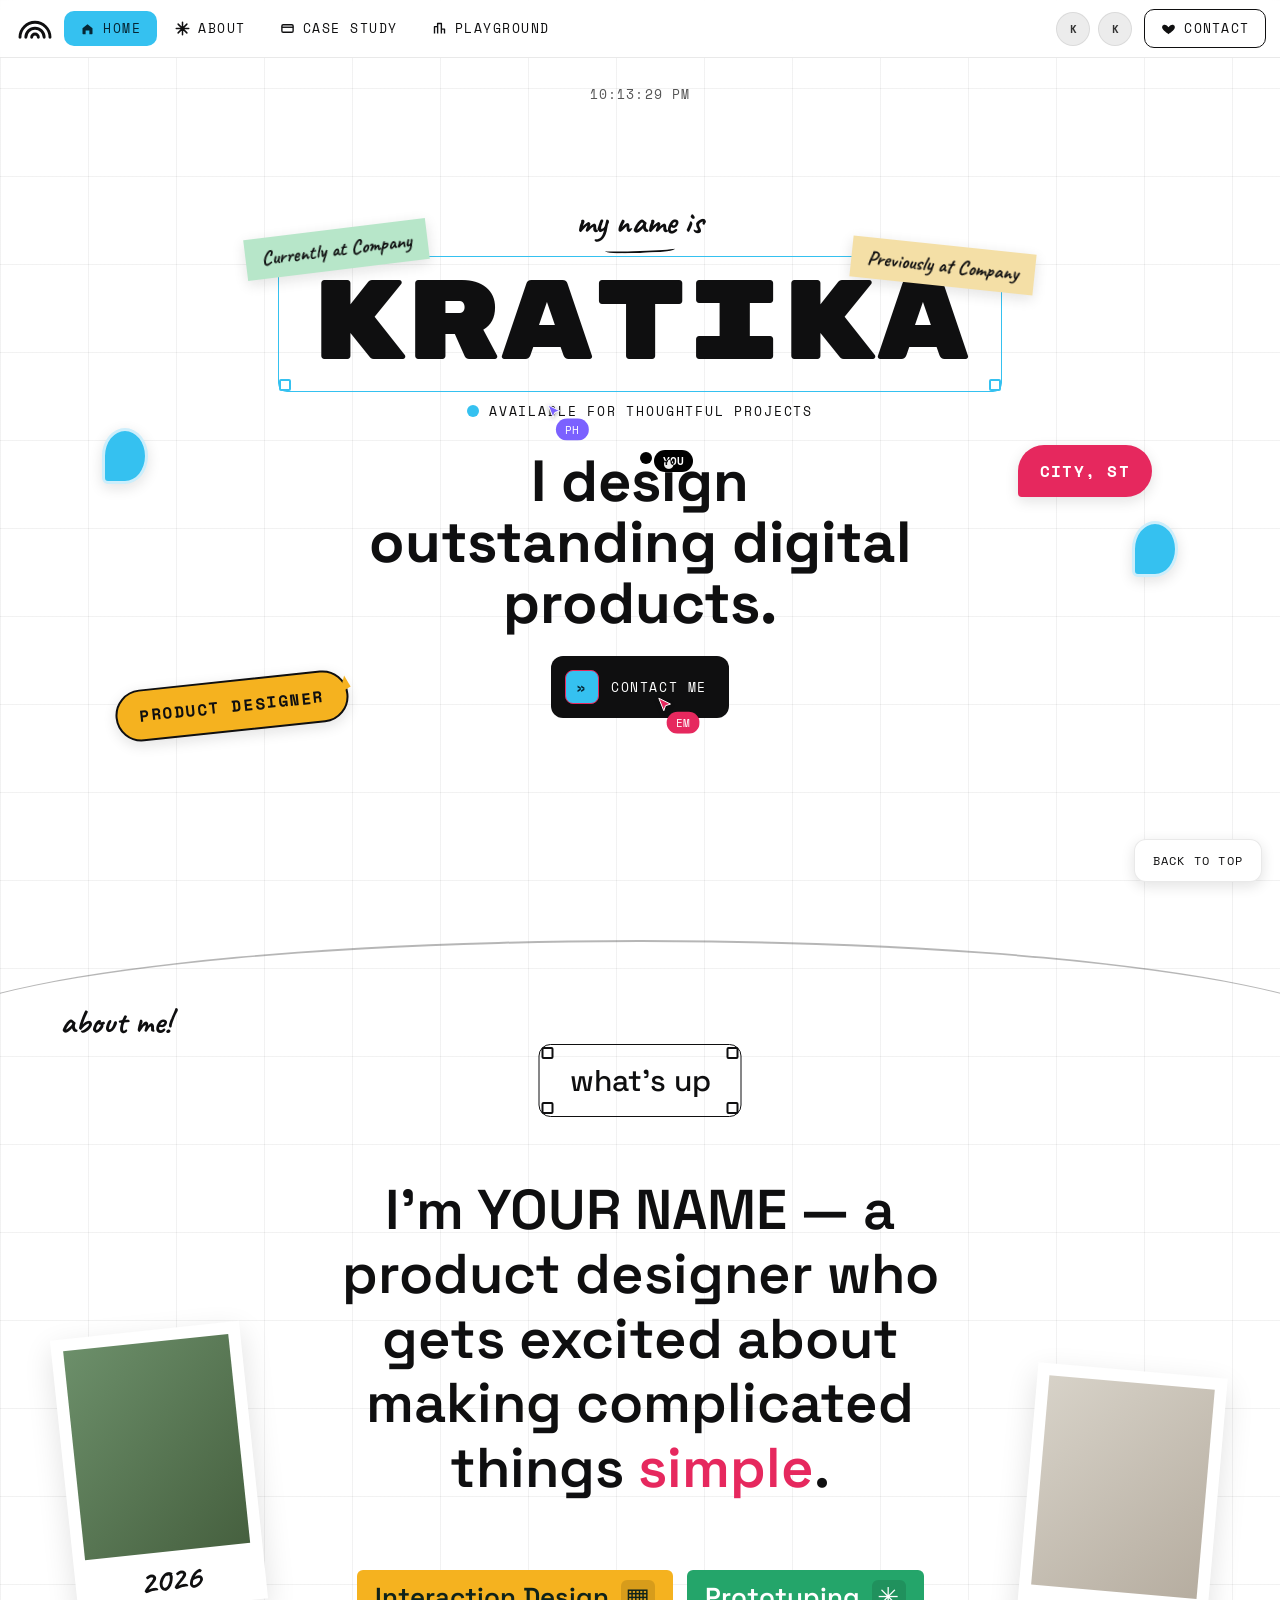
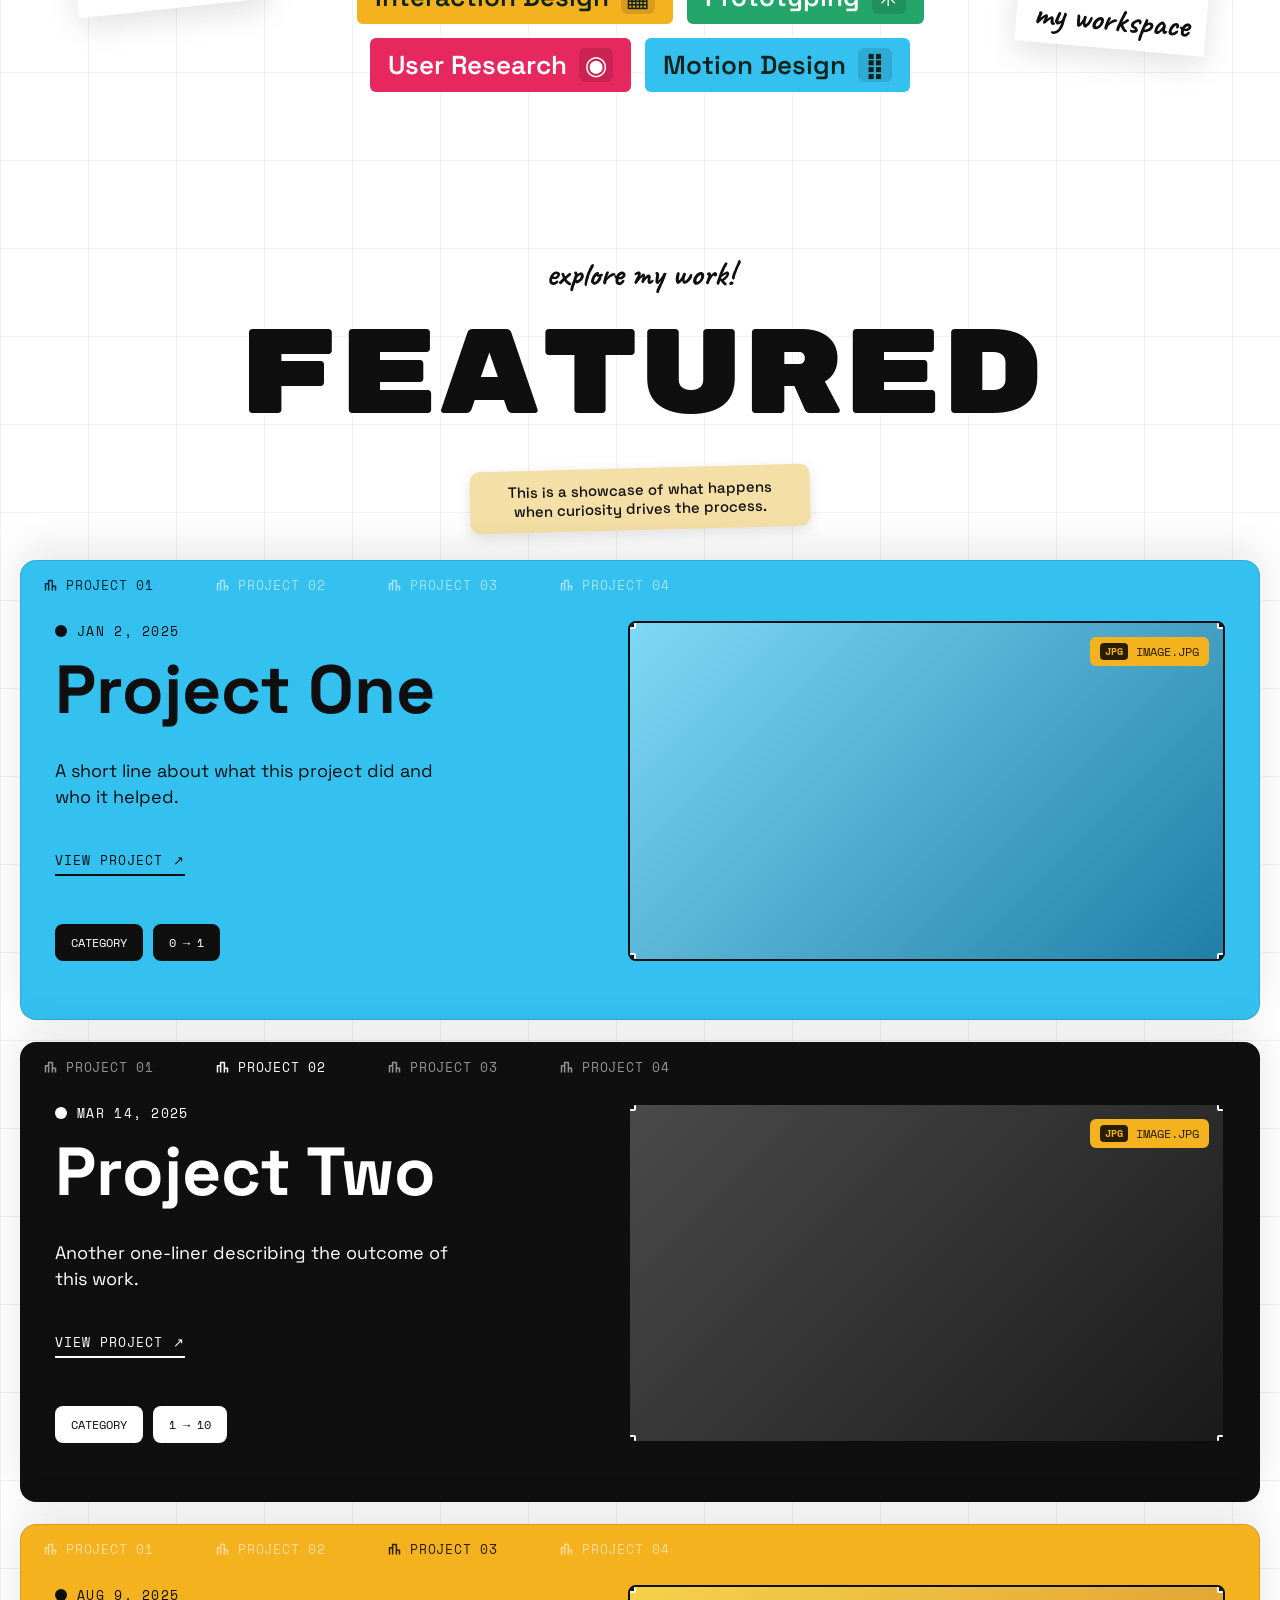
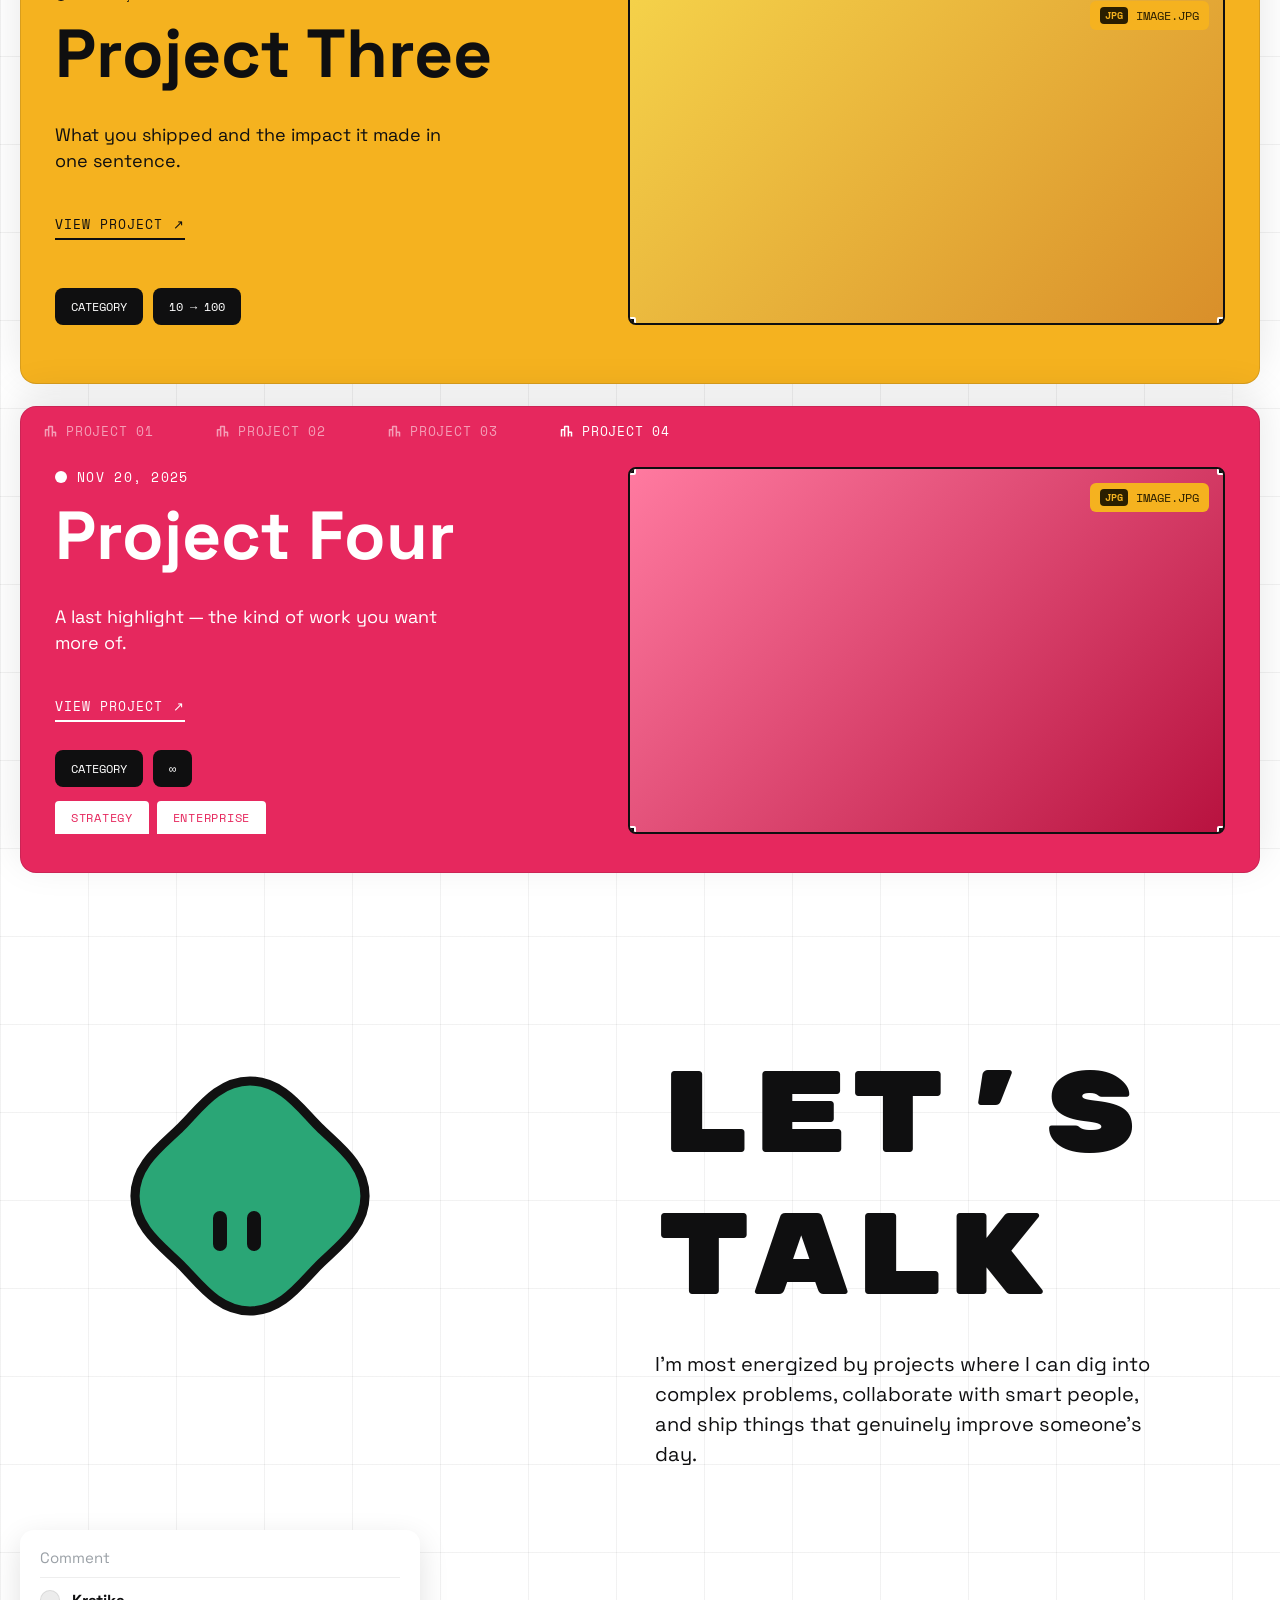
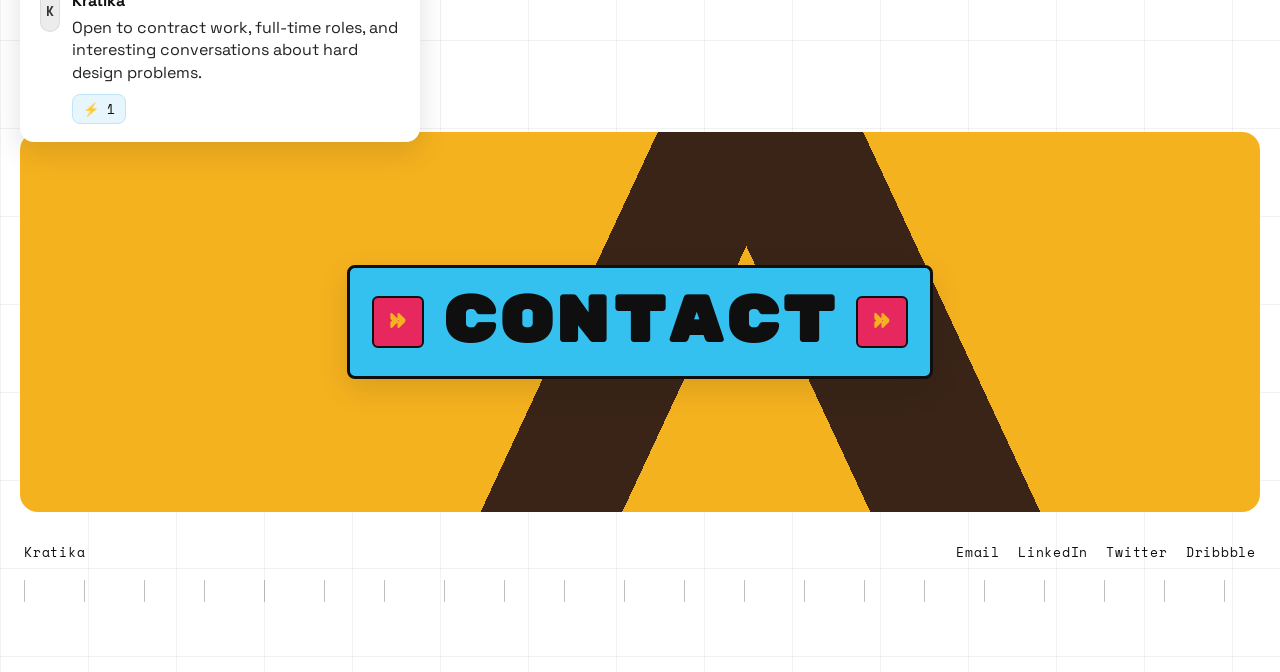
<file: index.html>
<!DOCTYPE html>
<html lang="en">
<head>
  <meta charset="UTF-8" />
  <meta name="viewport" content="width=device-width, initial-scale=1.0" />
  <title>Portfolio — Canvas</title>
  <meta name="description" content="A designer portfolio built on an interactive design-canvas layout." />
  <link rel="stylesheet" href="fonts/fonts.css" />
  <link rel="stylesheet" href="css/styles.css" />
</head>
<body>
  <!-- ===================== TOP NAV ===================== -->
  <header class="nav" id="nav">
    <div class="nav__left">
      <a href="#home" class="logo" aria-label="Home">
        <svg viewBox="0 0 40 24" width="34" height="20" aria-hidden="true">
          <path d="M2 22a18 18 0 0 1 36 0" fill="none" stroke="currentColor" stroke-width="3.5" stroke-linecap="round"/>
          <path d="M9 22a11 11 0 0 1 22 0" fill="none" stroke="currentColor" stroke-width="3.5" stroke-linecap="round"/>
          <path d="M16 22a4 4 0 0 1 8 0" fill="none" stroke="currentColor" stroke-width="3.5" stroke-linecap="round"/>
        </svg>
      </a>
      <nav class="tabs" aria-label="Primary">
        <a href="#home" class="tab is-active" data-tab="home">
          <svg viewBox="0 0 24 24" width="15" height="15" aria-hidden="true"><path d="M4 11.5 12 5l8 6.5V20a1 1 0 0 1-1 1h-4v-6h-6v6H5a1 1 0 0 1-1-1z" fill="currentColor"/></svg>
          HOME
        </a>
        <a href="#about" class="tab" data-tab="about">
          <svg viewBox="0 0 24 24" width="15" height="15" aria-hidden="true"><path d="M12 2v20M2 12h20M5 5l14 14M19 5 5 19" stroke="currentColor" stroke-width="2.4" stroke-linecap="round"/></svg>
          ABOUT
        </a>
        <a href="#work" class="tab" data-tab="work">
          <svg viewBox="0 0 24 24" width="15" height="15" aria-hidden="true"><rect x="3" y="6" width="18" height="12" rx="2" fill="none" stroke="currentColor" stroke-width="2.2"/><path d="M3 10h18" stroke="currentColor" stroke-width="2.2"/></svg>
          CASE STUDY
        </a>
        <a href="#playground" class="tab" data-tab="playground">
          <svg viewBox="0 0 24 24" width="15" height="15" aria-hidden="true"><path d="M4 20V9h5v11M9 20V4h6v16M15 20v-7h5v7" stroke="currentColor" stroke-width="2.2" fill="none" stroke-linejoin="round"/></svg>
          PLAYGROUND
        </a>
      </nav>
    </div>
    <div class="nav__right">
      <span class="avatar avatar--nav" data-initials-1></span>
      <span class="avatar avatar--nav" data-initials-2></span>
      <a href="#contact" class="btn-contact">
        <svg viewBox="0 0 24 24" width="15" height="15" aria-hidden="true"><path d="M12 21s-7-4.35-9.5-8.5C.8 9.6 2.3 6 5.8 6 8 6 9.2 7.2 12 10c2.8-2.8 4-4 6.2-4 3.5 0 5 3.6 3.3 6.5C19 16.65 12 21 12 21z" fill="currentColor"/></svg>
        CONTACT
      </a>
    </div>
  </header>

  <!-- Intro load sequence -->
  <div class="intro" aria-hidden="true">
    <div class="intro__bubble"><span></span></div>
  </div>

  <!-- Autonomous collaborator cursors -->
  <div class="collab-cursors" aria-hidden="true"></div>

  <!-- "YOU" cursor follows the real mouse -->
  <div class="cursor-you" aria-hidden="true">
    <span class="cursor-you__dot"></span>
    <span class="cursor-you__label">YOU</span>
  </div>

  <main class="canvas">
    <!-- ===================== HERO ===================== -->
    <section class="hero" id="home">
      <div class="hero__clock" id="clock">--:--:-- --</div>

      <div class="float float--collab float--collab-a" aria-hidden="true"><span class="collab__pic" data-collab-1></span></div>
      <div class="float float--collab float--collab-b" aria-hidden="true"><span class="collab__pic" data-collab-2></span></div>

      <div class="hero__stack">
        <p class="scribble hero__intro">my name is</p>

        <div class="hero__name-wrap" data-hoverbox>
          <span class="sticky sticky--green" data-badge-current></span>
          <span class="sticky sticky--cream" data-badge-previous></span>
          <h1 class="display hero__name" data-name>YOUR NAME</h1>
          <span class="handle handle--tl"></span>
          <span class="handle handle--tr"></span>
          <span class="handle handle--bl"></span>
          <span class="handle handle--br"></span>
        </div>

        <p class="hero__status"><span class="pulse"></span><span data-availability>AVAILABLE FOR THOUGHTFUL PROJECTS</span></p>
      </div>

      <div class="tag tag--pill tag--role" data-role data-selectable>PRODUCT DESIGNER</div>
      <div class="tag tag--speech tag--location" data-selectable><span data-location>CITY, ST</span></div>

      <p class="hero__headline" data-headline data-selectable>I design outstanding digital products.</p>

      <a href="#contact" class="btn-cta">
        <span class="btn-cta__icon" aria-hidden="true">»</span>
        CONTACT ME
      </a>
    </section>

    <!-- ===================== ABOUT ===================== -->
    <section class="about" id="about">
      <div class="curve-line" aria-hidden="true"></div>
      <p class="scribble about__eyebrow">about me!</p>

      <div class="about__title-box" data-selectable>
        <span>what's up</span>
        <span class="handle handle--tl"></span>
        <span class="handle handle--tr"></span>
        <span class="handle handle--bl"></span>
        <span class="handle handle--br"></span>
      </div>

      <p class="about__lede" data-about data-reveal></p>

      <figure class="polaroid polaroid--left">
        <span class="polaroid__img"></span>
        <figcaption class="scribble" data-photo-1-cap>2026</figcaption>
      </figure>
      <figure class="polaroid polaroid--right">
        <span class="polaroid__img polaroid__img--alt"></span>
        <figcaption class="scribble" data-photo-2-cap>my workspace</figcaption>
      </figure>

      <ul class="skills" data-skills data-reveal aria-label="Skills"></ul>
    </section>

    <!-- ===================== FEATURED WORK (stacked cards) ===================== -->
    <section class="work" id="work">
      <div class="work__intro" data-reveal>
        <p class="scribble work__eyebrow">explore my work!</p>
        <h2 class="display work__title">FEATURED</h2>
        <div class="tag tag--speech work__note">This is a showcase of what happens when curiosity drives the process.</div>
      </div>
      <div class="work__stack" data-project-stack></div>
    </section>

    <!-- ===================== LET'S TALK / CONTACT ===================== -->
    <section class="talk" id="contact">
      <div class="talk__top" data-reveal>
        <div class="blob" aria-hidden="true">
          <svg viewBox="0 0 200 200" width="100%" height="100%"><path fill="#2aa676" stroke="#111" stroke-width="4" d="M100 20c14 0 22 12 30 20s20 16 20 30-12 22-20 30-16 20-30 20-22-12-30-20-20-16-20-30 12-22 20-30 16-20 30-20z"/></svg>
          <span class="blob__eyes"></span>
        </div>
        <div class="talk__copy">
          <h2 class="display talk__title" data-selectable>LET'S TALK</h2>
          <p class="talk__text" data-talk></p>
        </div>
      </div>

      <div class="comment-card" data-reveal>
        <div class="comment-card__head">Comment</div>
        <div class="comment-card__row">
          <span class="avatar avatar--comment" data-initials-1></span>
          <div>
            <p class="comment-card__name" data-name-inline>Your Name</p>
            <p class="comment-card__body" data-open-to></p>
            <span class="comment-card__react">⚡ 1</span>
          </div>
        </div>
      </div>

      <div class="contact-banner" id="playground" data-reveal>
        <a class="contact-banner__btn" data-contact-link href="#">
          <span class="ico" aria-hidden="true">»</span>
          CONTACT
          <span class="ico" aria-hidden="true">»</span>
        </a>
      </div>

      <footer class="site-footer">
        <span data-footer-name>Your Name</span>
        <span class="site-footer__links" data-social></span>
        <span class="ruler" aria-hidden="true"></span>
      </footer>
    </section>
  </main>

  <a href="#home" class="buy-badge">BACK TO TOP</a>

  <script src="js/main.js"></script>
</body>
</html>
</file>
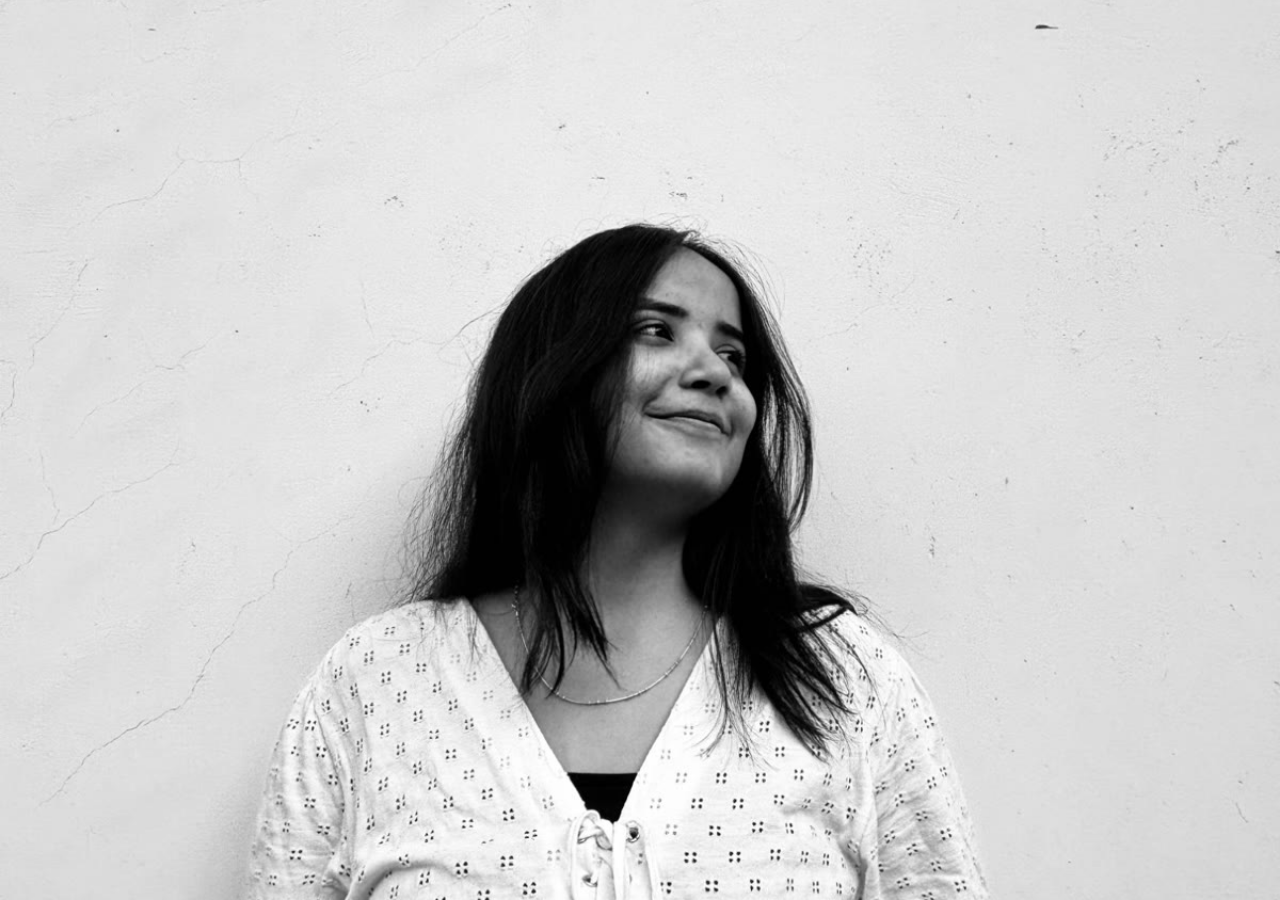
<file: landing.html>
<!DOCTYPE html>
<html lang="en">
<head>
  <meta charset="UTF-8" />
  <meta name="viewport" content="width=device-width, initial-scale=1.0" />
  <title>Kratika Advani — Designer</title>
  <meta name="description" content="Portfolio home page." />
  <link rel="preload" href="fonts/anton-400.woff2" as="font" type="font/woff2" crossorigin />
  <link rel="preload" href="images/portrait.jpg" as="image" />
  <link rel="stylesheet" href="fonts/landing-fonts.css" />
  <link rel="stylesheet" href="css/landing.css" />
</head>
<body class="is-loading">
  <!-- ===================== HEADER ===================== -->
  <header class="lp-header">
    <a href="#" class="lp-logo" data-logo aria-label="Home">K–A<sup>®</sup></a>
    <button class="lp-burger" type="button" aria-label="Open menu" aria-expanded="false" aria-controls="lp-menu">
      <span></span><span></span>
    </button>
  </header>

  <!-- ===================== HERO ===================== -->
  <main class="lp-hero">
    <div class="lp-name-row">
      <h1 class="lp-name lp-name--first" data-first></h1>

      <div class="lp-portrait-slot" aria-hidden="true">
        <div class="lp-portrait is-intro"></div>
      </div>

      <div class="lp-name-wrap">
        <p class="lp-name lp-name--last" data-last></p>
        <!-- Project previews shown while hovering a service -->
        <div class="lp-preview" data-preview aria-hidden="true"></div>
      </div>
    </div>

    <div class="lp-info">
      <div class="lp-info__left">
        <p class="lp-lines" data-role></p>
        <p class="lp-lines">
          <span data-scramble data-location></span><br />
          <a data-scramble data-email href="#"></a>
        </p>
        <span class="lp-note lp-note--contact" aria-hidden="true">
          <svg viewBox="0 0 40 30" width="30" height="24"><path d="M38 4C24 3 12 10 6 26M6 26l-3-8M6 26l8-4" /></svg>
          <em>(contact me)</em>
        </span>
      </div>

      <div class="lp-info__right">
        <ul class="lp-services" data-services aria-label="Services"></ul>
        <span class="lp-note lp-note--hover" aria-hidden="true">
          <em>(hover us)</em>
          <svg viewBox="0 0 40 30" width="30" height="24"><path d="M2 26C18 27 30 20 34 4M34 4l-7 5M34 4l2 9" /></svg>
        </span>
      </div>
    </div>
  </main>

  <!-- ===================== MENU ===================== -->
  <div class="lp-backdrop" data-close></div>
  <aside class="lp-menu" id="lp-menu" aria-hidden="true">
    <nav class="lp-menu__nav" data-nav aria-label="Primary"></nav>
    <div class="lp-menu__foot">
      <div class="lp-socials" data-socials></div>
      <p class="lp-copy" data-copy></p>
    </div>
  </aside>

  <script src="js/landing.js"></script>
</body>
</html>
</file>
<file: fonts/fonts.css>
/* Self-hosted fonts (latin subset) — generated, do not edit by hand */

@font-face {
  font-family: 'Rubik Mono One';
  font-style: normal;
  font-weight: 400;
  font-display: swap;
  src: url('rubikmonoone-400.woff2') format('woff2');
}
@font-face {
  font-family: 'Space Grotesk';
  font-style: normal;
  font-weight: 400;
  font-display: swap;
  src: url('spacegrotesk-400.woff2') format('woff2');
}
@font-face {
  font-family: 'Space Grotesk';
  font-style: normal;
  font-weight: 500;
  font-display: swap;
  src: url('spacegrotesk-500.woff2') format('woff2');
}
@font-face {
  font-family: 'Space Grotesk';
  font-style: normal;
  font-weight: 600;
  font-display: swap;
  src: url('spacegrotesk-600.woff2') format('woff2');
}
@font-face {
  font-family: 'Space Grotesk';
  font-style: normal;
  font-weight: 700;
  font-display: swap;
  src: url('spacegrotesk-700.woff2') format('woff2');
}
@font-face {
  font-family: 'Space Mono';
  font-style: normal;
  font-weight: 400;
  font-display: swap;
  src: url('spacemono-400.woff2') format('woff2');
}
@font-face {
  font-family: 'Space Mono';
  font-style: normal;
  font-weight: 700;
  font-display: swap;
  src: url('spacemono-700.woff2') format('woff2');
}
@font-face {
  font-family: 'Caveat';
  font-style: normal;
  font-weight: 500;
  font-display: swap;
  src: url('caveat-500.woff2') format('woff2');
}
@font-face {
  font-family: 'Caveat';
  font-style: normal;
  font-weight: 700;
  font-display: swap;
  src: url('caveat-700.woff2') format('woff2');
}
</file>
<file: css/styles.css>
/* ============================================================
   Canvas Portfolio — styles
   Palette + type inspired by a design-canvas ("Figma-board") layout.
   ============================================================ */

:root {
  --ink: #0f0f10;
  --paper: #ffffff;
  --grid: rgba(15, 15, 16, 0.055);
  --grid-strong: rgba(15, 15, 16, 0.09);

  --blue: #35c1f0;
  --yellow: #f5b21f;
  --green: #24a56a;
  --pink: #e6285e;
  --cream: #f4dfa6;
  --mint: #b7e6c9;
  --purple: #a44a8f;
  --brown: #3a2418;

  --radius: 16px;
  --shadow: 0 10px 30px rgba(15, 15, 16, 0.12);
  --shadow-sm: 0 4px 14px rgba(15, 15, 16, 0.12);

  --font-display: "Rubik Mono One", "Space Grotesk", sans-serif;
  --font-body: "Space Grotesk", system-ui, sans-serif;
  --font-mono: "Space Mono", ui-monospace, monospace;
  --font-hand: "Caveat", cursive;

  --nav-h: 58px;
}

* { box-sizing: border-box; }

html { scroll-behavior: smooth; scroll-padding-top: calc(var(--nav-h) + 20px); }

body {
  margin: 0;
  font-family: var(--font-body);
  color: var(--ink);
  background: var(--paper);
  -webkit-font-smoothing: antialiased;
  overflow-x: hidden;
}

img { max-width: 100%; display: block; }
a { color: inherit; text-decoration: none; }
ul { margin: 0; padding: 0; list-style: none; }

/* ---------- The canvas grid ---------- */
.canvas {
  position: relative;
  background-image:
    linear-gradient(var(--grid) 1px, transparent 1px),
    linear-gradient(90deg, var(--grid) 1px, transparent 1px);
  background-size: 88px 88px;
  padding-top: var(--nav-h);
}

/* ============================================================
   TOP NAV
   ============================================================ */
.nav {
  position: fixed;
  inset: 0 0 auto 0;
  height: var(--nav-h);
  z-index: 50;
  display: flex;
  align-items: center;
  justify-content: space-between;
  padding: 0 14px;
  background: rgba(255, 255, 255, 0.9);
  backdrop-filter: blur(8px);
  border-bottom: 1px solid var(--grid-strong);
}
.nav__left, .nav__right { display: flex; align-items: center; gap: 8px; }
.logo { display: grid; place-items: center; width: 42px; height: 42px; color: var(--ink); }

.tabs { display: flex; align-items: center; gap: 2px; }
.tab {
  display: inline-flex;
  align-items: center;
  gap: 8px;
  padding: 8px 16px;
  font-family: var(--font-mono);
  font-size: 12.5px;
  letter-spacing: 0.12em;
  color: var(--ink);
  border-radius: 10px;
  white-space: nowrap;
  transition: background 0.15s, color 0.15s;
}
.tab:hover { background: rgba(15,15,16,0.06); }
.tab.is-active { background: var(--blue); color: #062634; }

.avatar {
  width: 34px; height: 34px; border-radius: 999px;
  display: inline-grid; place-items: center;
  font-family: var(--font-mono); font-size: 11px; font-weight: 700;
  background: #ececec; color: #333; border: 1px solid rgba(0,0,0,0.08);
}
.avatar--comment { width: 42px; height: 42px; font-size: 13px; }

.btn-contact {
  display: inline-flex; align-items: center; gap: 8px;
  padding: 9px 16px; margin-left: 4px;
  font-family: var(--font-mono); font-size: 12.5px; letter-spacing: 0.1em;
  border: 1.5px solid var(--ink); border-radius: 10px; background: #fff;
  transition: transform 0.12s, box-shadow 0.12s;
}
.btn-contact:hover { transform: translateY(-1px); box-shadow: var(--shadow-sm); }

/* ============================================================
   Floating decorative bits
   ============================================================ */
.cursor-you {
  position: fixed; z-index: 60; left: 0; top: 0;
  transform: translate(-40px, -40px);
  display: none; align-items: flex-start; gap: 2px;
  pointer-events: none;
  transition: transform 0.09s ease-out;
}
@media (hover: hover) and (pointer: fine) { .cursor-you { display: flex; } }
/* white + difference blend -> the label/dot invert against whatever is behind:
   black over white bg, blue over yellow, teal over pink, etc. (dual-colour) */
.cursor-you { mix-blend-mode: difference; }
.cursor-you__dot { width: 12px; height: 12px; border-radius: 999px; background: #fff; margin-top: 2px; }
.cursor-you__label {
  background: #fff; color: #000; font-family: var(--font-mono);
  font-size: 11px; padding: 3px 9px; border-radius: 999px; font-weight: 700;
}

.float { position: absolute; pointer-events: none; }
.float--collab .collab__pic {
  display: block; width: 46px; height: 56px;
  border-radius: 50% 50% 50% 6px;
  background: var(--blue);
  border: 3px solid #cdeefb;
  box-shadow: var(--shadow-sm);
}
.float--collab-a { top: 44%; left: 8%; }
.float--collab-b { top: 55%; right: 8%; }

/* ============================================================
   HERO
   ============================================================ */
.hero {
  position: relative;
  min-height: calc(100vh - var(--nav-h));
  display: flex; flex-direction: column;
  align-items: center; justify-content: center;
  text-align: center; gap: 22px;
  padding: 40px 20px 80px;
}
.hero__clock {
  position: absolute; top: 26px; left: 50%; transform: translateX(-50%);
  font-family: var(--font-mono); font-size: 13px; letter-spacing: 0.08em; color: #555;
}
.scribble { font-family: var(--font-hand); font-size: clamp(26px, 3vw, 34px); font-weight: 700; margin: 0; }
.hero__intro { position: relative; }
.hero__intro::after {
  content: ""; display: block; width: 70px; height: 6px; margin: 2px auto 0;
  border-bottom: 2px solid var(--ink); border-radius: 40%;
  transform: rotate(-2deg);
}

.hero__stack { position: relative; display: flex; flex-direction: column; align-items: center; gap: 10px; }
.hero__name-wrap { position: relative; padding: 8px 26px; }
.hero__name {
  font-family: var(--font-display);
  font-weight: 400;
  font-size: clamp(40px, 9vw, 112px);
  line-height: 0.95; letter-spacing: -0.01em; margin: 0;
  text-transform: uppercase; word-break: break-word;
}
.display { font-family: var(--font-display); font-weight: 400; text-transform: uppercase; letter-spacing: -0.01em; }

.handle {
  position: absolute; width: 12px; height: 12px; background: #fff;
  border: 2px solid var(--blue); border-radius: 2px;
}
.hero__name-wrap { outline: 1.5px solid var(--blue); outline-offset: 6px; border-radius: 2px; }
.handle--tl { top: -6px; left: -6px; }
.handle--tr { top: -6px; right: -6px; }
.handle--bl { bottom: -6px; left: -6px; }
.handle--br { bottom: -6px; right: -6px; }

.sticky {
  position: absolute; z-index: 3;
  font-family: var(--font-hand); font-size: 20px; font-weight: 700;
  padding: 10px 16px; max-width: 210px; line-height: 1.05;
  box-shadow: var(--shadow-sm);
}
.sticky--green { background: var(--mint); left: -40px; top: -34px; transform: rotate(-7deg); }
.sticky--cream { background: var(--cream); right: -40px; top: -18px; transform: rotate(6deg); }

.hero__status {
  display: inline-flex; align-items: center; gap: 10px; margin: 6px 0 0;
  font-family: var(--font-mono); font-size: 13px; letter-spacing: 0.14em;
}
.pulse { width: 12px; height: 12px; border-radius: 999px; background: var(--blue); box-shadow: 0 0 0 0 rgba(53,193,240,0.6); animation: pulse 1.8s infinite; }
@keyframes pulse { 0%{box-shadow:0 0 0 0 rgba(53,193,240,.6)} 70%{box-shadow:0 0 0 10px rgba(53,193,240,0)} 100%{box-shadow:0 0 0 0 rgba(53,193,240,0)} }

.tag { position: absolute; font-family: var(--font-mono); font-weight: 700; box-shadow: var(--shadow-sm); }
.tag--pill { padding: 12px 22px; border-radius: 999px; letter-spacing: 0.1em; }
.tag--role { background: var(--yellow); left: 9%; bottom: 20%; transform: rotate(-6deg); border: 2px solid var(--ink); }
.tag--role::after { content:""; position:absolute; right:-14px; top:8px; border:9px solid transparent; border-left-color: var(--yellow); transform: rotate(20deg); }
.tag--speech { background: var(--pink); color:#fff; right: 10%; top: 46%; padding: 14px 22px; border-radius: 40px 40px 40px 6px; letter-spacing: 0.08em; }

.hero__headline {
  font-family: var(--font-body); font-weight: 700;
  font-size: clamp(30px, 5.2vw, 58px); line-height: 1.05;
  max-width: 15ch; margin: 8px 0 0;
}
.btn-cta {
  display: inline-flex; align-items: center; gap: 12px;
  padding: 14px 22px 14px 14px; background: var(--ink); color: #fff;
  font-family: var(--font-mono); font-size: 13px; letter-spacing: 0.12em;
  border-radius: 12px; transition: transform 0.12s, box-shadow 0.12s;
}
.btn-cta:hover { transform: translateY(-2px); box-shadow: var(--shadow); }
.btn-cta__icon {
  display: grid; place-items: center; width: 34px; height: 34px;
  background: var(--blue); color: #062634; border-radius: 8px; font-weight: 700;
  border: 1.5px solid var(--pink);
}

/* ============================================================
   ABOUT
   ============================================================ */
.about { position: relative; padding: 60px 20px 120px; max-width: 1200px; margin: 0 auto; }
.curve-line {
  position: absolute; top: 40px; left: -5%; right: -5%; height: 200px;
  border-top: 2px solid rgba(15,15,16,0.3);
  border-radius: 50%; transform: scaleX(1.1);
}
.about__eyebrow { position: relative; z-index: 2; margin: 40px 0 10px; }
.about__title-box {
  position: relative; display: inline-block; margin: 0 auto 30px;
  font-family: var(--font-body); font-weight: 500; font-size: 30px;
  padding: 8px 22px; outline: 1.5px solid var(--ink); outline-offset: 8px; border-radius: 3px;
  left: 50%; transform: translateX(-50%);
}
.about__title-box .handle { border-color: var(--ink); }

.about__lede {
  text-align: center; max-width: 20ch; margin: 40px auto 0;
  font-family: var(--font-body); font-weight: 600;
  font-size: clamp(30px, 4.6vw, 56px); line-height: 1.15;
}
.about__lede .em { color: var(--pink); }

.polaroid {
  position: absolute; margin: 0; padding: 12px 12px 8px;
  background: #fff; box-shadow: var(--shadow); width: 190px;
}
.polaroid__img { display:block; width: 100%; height: 210px; background: linear-gradient(135deg, #6c8f6a, #46603f); }
.polaroid__img--alt { background: linear-gradient(135deg, #d7d2c8, #b6ada0); }
.polaroid figcaption { text-align: center; margin-top: 6px; }
.polaroid--left { left: 2%; top: 430px; transform: rotate(-6deg); }
.polaroid--right { right: 2%; top: 470px; transform: rotate(5deg); }

.skills {
  display: flex; flex-wrap: wrap; gap: 14px; justify-content: center;
  max-width: 760px; margin: 70px auto 0;
}
.skills li {
  display: inline-flex; align-items: center; gap: 12px;
  font-family: var(--font-body); font-weight: 600; font-size: 26px;
  padding: 10px 18px; border-radius: 6px; color: #10231a;
}
.skills li .chip-ico { width: 34px; height: 34px; border-radius: 6px; display:inline-grid; place-items:center; background: rgba(0,0,0,0.12); }
.skills li:nth-child(4n+1){ background: var(--yellow); }
.skills li:nth-child(4n+2){ background: var(--green); color:#fff; }
.skills li:nth-child(4n+3){ background: var(--pink); color:#fff; }
.skills li:nth-child(4n+4){ background: var(--blue); }

/* ============================================================
   FEATURED WORK — scroll-stacked cards
   ============================================================ */
.work { padding: 40px 0 60px; }
.work__intro { text-align: center; padding: 0 20px; max-width: 1200px; margin: 0 auto 30px; position: relative; }
.work__eyebrow { margin-bottom: 6px; }
.work__title { font-size: clamp(48px, 10vw, 120px); margin: 0; }
.work__note {
  position: static; display: inline-block; margin-top: 18px;
  background: var(--cream); color: var(--ink);
  font-family: var(--font-body); font-weight: 500; font-size: 15px; letter-spacing: 0;
  border-radius: 10px; padding: 12px 18px; max-width: 34ch; transform: rotate(-1.5deg);
}

/* the stack: each card sticks and the next slides over it */
.work__stack { max-width: 1280px; margin: 0 auto; padding: 0 20px 40px; position: relative; }
.pcard {
  position: sticky;
  border-radius: 16px; overflow: hidden;
  box-shadow: 0 -12px 40px rgba(15,15,16,0.10);
  margin-bottom: 22px; min-height: 460px;
  border: 1.5px solid rgba(15,15,16,0.12);
  background: var(--yellow);
}
.pcard__tabs { position: relative; height: 52px; }
.pcard__tab {
  position: absolute; top: 0; display: inline-flex; align-items: center; gap: 8px;
  font-family: var(--font-mono); font-size: 12.5px; letter-spacing: 0.06em;
  padding: 15px 22px; color: rgba(255,255,255,0.55); background: transparent;
  white-space: nowrap;
}
.pcard__tab.is-active { color: inherit; }
.pcard__inner { display: grid; grid-template-columns: 1fr 1.1fr; gap: 30px; padding: 8px 34px 38px; align-items: stretch; }
.pcard__info { display: flex; flex-direction: column; }
.pcard__date { display: inline-flex; align-items: center; gap: 10px; font-family: var(--font-mono); font-size: 13px; letter-spacing: 0.1em; }
.pcard__date::before { content: ""; width: 12px; height: 12px; border-radius: 999px; background: currentColor; }
.pcard__name { font-family: var(--font-body); font-weight: 700; font-size: clamp(38px, 5.5vw, 68px); margin: 16px 0 16px; line-height: 0.98; }
.pcard__desc { font-size: 18px; max-width: 34ch; line-height: 1.45; }
.pcard__link { display: inline-flex; align-items: center; gap: 8px; margin-top: 22px; font-family: var(--font-mono); font-size: 13px; letter-spacing: 0.08em; border-bottom: 2px solid currentColor; padding-bottom: 4px; align-self: flex-start; transition: gap 0.15s; }
.pcard__link:hover { gap: 14px; }
.pcard__meta { display: flex; gap: 10px; margin-top: auto; padding-top: 28px; }
.pcard__folder { font-family: var(--font-mono); font-size: 12px; padding: 10px 16px; background: var(--ink); color: #fff; border-radius: 8px; }
.pcard__subtags { display: flex; gap: 8px; margin-top: 14px; }
.pcard__subtag { font-family: var(--font-mono); font-size: 12px; letter-spacing: 0.06em; padding: 8px 16px; background: #fff; color: var(--ink); border-radius: 4px 4px 0 0; }
.pcard__media {
  position: relative; border: 2px solid var(--ink); border-radius: 8px; overflow: hidden;
  min-height: 340px; background: linear-gradient(135deg, #f0c34a, #d98f2a);
}
.pcard__imgtag { position: absolute; top: 14px; right: 14px; font-family: var(--font-mono); font-size: 12px; background: var(--yellow); color: #2a1e00; padding: 6px 10px; border-radius: 6px; display: flex; gap: 8px; align-items: center; z-index: 2; }
.pcard__imgtag b { background: #2a1e00; color: var(--yellow); padding: 1px 5px; border-radius: 4px; font-size: 10px; }
.pcard__media .handle { border-color: #fff; background: var(--ink); }

/* card color themes */
.card-blue   { background: var(--blue); }
.card-blue   .pcard__media { background: linear-gradient(135deg, #7fd8f5, #1f7fa6); }
.card-dark   { background: var(--ink); color: #fff; }
.card-dark   .pcard__folder { background: #fff; color: var(--ink); }
.card-dark   .pcard__media { background: linear-gradient(135deg, #4a4a4a, #1a1a1a); }
.card-yellow { background: var(--yellow); }
.card-yellow .pcard__media { background: linear-gradient(135deg, #f5d24a, #d98f2a); }
.card-pink   { background: var(--pink); color: #fff; }
.card-pink   .pcard__folder { background: var(--ink); color: #fff; }
.card-pink   .pcard__media { background: linear-gradient(135deg, #ff7aa0, #b8123f); }
.card-pink   .pcard__subtag { color: var(--pink); }
.tab-blue   { --tabink: #062634; }
.tab-dark   { --tabink: #fff; }
.tab-yellow { --tabink: #2a1e00; }
.tab-pink   { --tabink: #fff; }
.pcard__tab.is-active { color: var(--tabink, inherit); }

/* ============================================================
   LET'S TALK / CONTACT
   ============================================================ */
.talk { position: relative; padding: 40px 20px 60px; max-width: 1280px; margin: 0 auto; }
.talk__top { display: grid; grid-template-columns: 1fr 1fr; gap: 30px; align-items: center; }
.blob { position: relative; width: min(460px, 90%); aspect-ratio: 1; }
.blob__eyes { position:absolute; top: 38%; left: 42%; width: 14px; height: 40px; background: var(--ink); border-radius: 999px; box-shadow: 34px 0 0 var(--ink); }
.talk__title { font-size: clamp(46px, 9vw, 120px); margin: 0 0 18px; }
.talk__text { font-size: 20px; line-height: 1.5; max-width: 40ch; }

.comment-card {
  position: relative; z-index: 2; max-width: 400px; margin: 30px 0 -30px;
  background: #fff; border-radius: 14px; box-shadow: var(--shadow); padding: 18px 20px;
}
.comment-card__head { color: #9aa0a6; font-size: 15px; border-bottom: 1px solid #eee; padding-bottom: 10px; margin-bottom: 12px; }
.comment-card__row { display: flex; gap: 12px; }
.comment-card__name { font-weight: 700; margin: 0 0 6px; }
.comment-card__body { margin: 0 0 10px; line-height: 1.4; color: #222; }
.comment-card__react { display:inline-block; background: #e7f6fd; border:1px solid #bfe6f7; border-radius: 8px; padding: 4px 10px; font-family: var(--font-mono); font-size: 13px; }

.contact-banner {
  position: relative; overflow: hidden; border-radius: 18px; margin-top: 20px;
  min-height: 380px; display: grid; place-items: center;
  background:
    linear-gradient(115deg, transparent 45%, var(--brown) 45%, var(--brown) 55%, transparent 55%),
    linear-gradient(65deg, transparent 60%, var(--brown) 60%, var(--brown) 72%, transparent 72%),
    var(--yellow);
}
.contact-banner__btn {
  display: inline-flex; align-items: center; gap: 18px;
  font-family: var(--font-display); font-weight: 900; font-size: clamp(30px, 6vw, 64px);
  letter-spacing: 0.04em; text-transform: uppercase;
  background: var(--blue); color: var(--ink);
  padding: 14px 22px; border-radius: 8px; border: 3px solid var(--ink);
  box-shadow: var(--shadow); transition: transform 0.12s;
}
.contact-banner__btn:hover { transform: scale(1.03); }
.contact-banner__btn .ico {
  display:grid; place-items:center; width: 52px; height: 52px; font-size: 26px;
  background: var(--pink); color: var(--yellow); border-radius: 6px; border: 2px solid var(--ink);
}

.site-footer {
  display: flex; align-items: center; justify-content: space-between; flex-wrap: wrap; gap: 12px;
  padding: 30px 4px 10px; font-family: var(--font-mono); font-size: 13px; letter-spacing: 0.06em;
}
.site-footer__links { display: flex; gap: 18px; }
.site-footer__links a:hover { color: var(--pink); }
.ruler { flex: 1 1 100%; height: 22px; margin-top: 6px;
  background-image: repeating-linear-gradient(90deg, rgba(0,0,0,0.25) 0 1px, transparent 1px 60px);
}

/* ============================================================
   Floating "back to top" chip
   ============================================================ */
.buy-badge {
  position: fixed; right: 18px; bottom: 18px; z-index: 40;
  background: #fff; border: 1px solid var(--grid-strong); box-shadow: var(--shadow-sm);
  font-family: var(--font-mono); font-size: 12px; letter-spacing: 0.1em;
  padding: 12px 18px; border-radius: 12px; transition: transform 0.12s;
}
.buy-badge:hover { transform: translateY(-2px); }

/* ============================================================
   INTRO LOAD SEQUENCE
   ============================================================ */
.intro {
  position: fixed; inset: 0; z-index: 200;
  display: grid; place-items: center;
  background: var(--paper);
  background-image:
    linear-gradient(var(--grid) 1px, transparent 1px),
    linear-gradient(90deg, var(--grid) 1px, transparent 1px);
  background-size: 88px 88px;
  transition: opacity 0.5s ease;
}
.intro--collapse { opacity: 0; pointer-events: none; }
.intro__bubble {
  background: var(--blue); color: var(--ink);
  font-family: var(--font-body); font-weight: 700; font-size: clamp(30px, 5vw, 54px);
  padding: 22px 34px; border-radius: 18px; border: 2px solid var(--ink);
  box-shadow: 6px 6px 0 rgba(15,15,16,0.15);
  min-width: 2ch; min-height: 1.2em;
  transition: transform 0.5s cubic-bezier(.6,-0.2,.3,1.4), border-radius 0.5s, padding 0.5s;
}
.intro__bubble span::after { content: "|"; margin-left: 2px; opacity: 0.6; animation: caret 0.7s steps(1) infinite; }
@keyframes caret { 50% { opacity: 0; } }
.intro--collapse .intro__bubble { transform: scale(0.25); border-radius: 12px; }

/* ============================================================
   COLLABORATOR CURSORS (autonomous)
   ============================================================ */
.collab-cursors { position: fixed; inset: 0; z-index: 55; pointer-events: none; }
.ccur { position: fixed; top: 0; left: 0; will-change: transform; }
.ccur svg { display: block; filter: drop-shadow(0 1px 2px rgba(0,0,0,0.3)); }
.ccur__label {
  position: absolute; top: 16px; left: 12px;
  background: var(--hue); color: #fff;
  font-family: var(--font-mono); font-size: 11px; letter-spacing: 0.04em;
  padding: 3px 9px; border-radius: 999px; white-space: nowrap;
}

/* ============================================================
   MARQUEE SELECTION (dual-colour, difference blend)
   A collaborator drags a box over an element; the fill is white with
   mix-blend-mode:difference, so everything behind it inverts.
   ============================================================ */
/* both layers share this geometry + transition */
.selxn, .selxn-ui {
  position: fixed; z-index: 56; pointer-events: none; left: 0; top: 0; width: 0; height: 0; opacity: 0;
  transition: left .55s cubic-bezier(.4,0,.2,1), top .55s cubic-bezier(.4,0,.2,1),
    width .55s cubic-bezier(.4,0,.2,1), height .55s cubic-bezier(.4,0,.2,1), opacity .25s ease;
}
.selxn.is-on, .selxn-ui.is-on { opacity: 1; }
/* the fill is its OWN fixed element so difference blends against the page,
   not just against a wrapper's stacking context */
.selxn { background: #fff; mix-blend-mode: difference; border-radius: 2px; }
.selxn-ui { z-index: 57; }
.selxn-ui .selxn__frame { position: absolute; inset: 0; outline: 2px solid var(--hue, #35c1f0); border-radius: 2px; }
.selxn-ui .selxn__h { position: absolute; width: 11px; height: 11px; background: #fff; border: 2px solid var(--hue, #35c1f0); border-radius: 2px; }
.selxn-ui .selxn__h.tl { left: -6px; top: -6px; } .selxn-ui .selxn__h.tr { right: -6px; top: -6px; }
.selxn-ui .selxn__h.bl { left: -6px; bottom: -6px; } .selxn-ui .selxn__h.br { right: -6px; bottom: -6px; }
.selxn-ui .selxn__label { position: absolute; left: -2px; bottom: -26px;
  background: var(--hue, #35c1f0); color: #fff; font-family: var(--font-mono); font-size: 11px;
  padding: 3px 9px; border-radius: 5px; white-space: nowrap; }

/* ============================================================
   HOVER INVERT BOX (follows cursor inside the name zone)
   ------------------------------------------------------------
   A square that travels with the cursor while it is over the
   hero name. The fill is white + mix-blend-mode:difference, so
   everything behind it inverts (black over the light canvas,
   flipping the name's black letters to white). Black corner
   handles echo a design-canvas selection box.
   ============================================================ */
.hovbox, .hovbox-ui {
  position: fixed; z-index: 56; pointer-events: none;
  left: 0; top: 0; width: 0; height: 0; opacity: 0;
  transition: opacity .18s ease; will-change: transform;
}
.hovbox.is-on, .hovbox-ui.is-on { opacity: 1; }
/* the fill is its OWN fixed element so difference blends against
   the whole page, not just a wrapper's stacking context */
.hovbox { background: #fff; mix-blend-mode: difference; border-radius: 2px; }
.hovbox-ui { z-index: 57; }
.hovbox-ui .hovbox__h {
  position: absolute; width: 14px; height: 14px;
  background: var(--ink); border-radius: 2px;
}
.hovbox-ui .hovbox__h.tl { left: -7px; top: -7px; }
.hovbox-ui .hovbox__h.tr { right: -7px; top: -7px; }
.hovbox-ui .hovbox__h.bl { left: -7px; bottom: -7px; }
.hovbox-ui .hovbox__h.br { right: -7px; bottom: -7px; }

/* ============================================================
   SCROLL REVEALS
   ============================================================ */
[data-reveal] { opacity: 0; transform: translateY(24px); transition: opacity 0.6s ease, transform 0.6s cubic-bezier(.2,.7,.2,1); }
[data-reveal].is-in { opacity: 1; transform: none; }

/* ============================================================
   RESPONSIVE
   ============================================================ */
@media (max-width: 900px) {
  .tabs .tab { padding: 8px 10px; font-size: 11px; gap: 5px; }
  .tab svg { display: none; }
  .talk__top { grid-template-columns: 1fr; }
  .polaroid { display: none; }
  .float--collab { display: none; }
  /* cards stack normally (no sticky pin) on small screens */
  .pcard { position: relative !important; top: auto !important; min-height: 0; }
  .pcard__inner { grid-template-columns: 1fr; }
  .pcard__tabs { height: auto; padding-top: 6px; }
  .pcard__tab { position: static !important; padding: 12px 18px; }
  .pcard__tab:not(.is-active) { display: none; }
  .pcard__media { min-height: 240px; }
  .collab-cursors { display: none; }
}
@media (max-width: 640px) {
  :root { --nav-h: 52px; }
  .nav { padding: 0 8px; }
  .nav__left { gap: 2px; }
  .logo { width: 30px; }
  .tabs .tab { padding: 6px 7px; font-size: 10px; letter-spacing: 0.06em; }
  .btn-contact { padding: 7px 10px; font-size: 10px; }
  .avatar--nav { display: none; }
  .sticky { position: static; display: inline-block; margin: 6px; transform: none !important; }
  .tag--role, .tag--speech { position: static; display: inline-block; margin: 10px auto; transform: none; }
  .tag--role::after { display: none; }
  .about__lede { max-width: 100%; }
  .skills li { font-size: 20px; }
  .contact-banner__btn { flex-wrap: wrap; justify-content: center; text-align: center; }
}

@media (prefers-reduced-motion: reduce) {
  * { animation: none !important; scroll-behavior: auto; }
  .cursor-you, .collab-cursors, .intro { display: none !important; }
  [data-reveal] { opacity: 1 !important; transform: none !important; }
}
</file>
<file: fonts/landing-fonts.css>
/* Fonts for landing.html (latin subset, self-hosted from Google Fonts) */

@font-face {
  font-family: 'Anton';
  font-style: normal;
  font-weight: 400;
  font-display: swap;
  src: url('anton-400.woff2') format('woff2');
}
@font-face {
  font-family: 'Inter Tight';
  font-style: normal;
  font-weight: 100 900;
  font-display: swap;
  src: url('intertight-var.woff2') format('woff2');
}
@font-face {
  font-family: 'Caveat';
  font-style: normal;
  font-weight: 500;
  font-display: swap;
  src: url('caveat-500.woff2') format('woff2');
}
</file>
<file: css/landing.css>
/* ============================================================
   landing.css — bold-type home page (landing.html)
   ============================================================ */

:root {
  --bg: #e4e2dc;
  --ink: #1a1a9e;          /* brand blue */
  --paper: #ffffff;
  --pad: clamp(16px, 1.8vw, 28px);
  --ease: cubic-bezier(.76, 0, .24, 1);
  --ease-out: cubic-bezier(.22, 1, .36, 1);
  --tilt: 8deg;
}

*, *::before, *::after { box-sizing: border-box; }

html, body { height: 100%; }

body {
  margin: 0;
  background: var(--bg);
  color: var(--ink);
  font-family: 'Inter Tight', system-ui, sans-serif;
  font-weight: 700;
  -webkit-font-smoothing: antialiased;
  overflow: hidden;
}

a { color: inherit; text-decoration: none; }
ul { list-style: none; margin: 0; padding: 0; }
p { margin: 0; }

/* ---------------- Header ---------------- */
.lp-header {
  position: fixed;
  inset: 0 0 auto 0;
  z-index: 30;
  display: flex;
  justify-content: space-between;
  align-items: center;
  padding: var(--pad);
  pointer-events: none;
}
.lp-header > * { pointer-events: auto; }

.lp-logo {
  font-family: 'Anton', sans-serif;
  font-size: 22px;
  letter-spacing: .02em;
  line-height: 1;
}
.lp-logo sup { font-family: 'Inter Tight', sans-serif; font-size: .55em; vertical-align: .55em; }

.lp-burger {
  position: relative;
  width: 34px;
  height: 22px;
  padding: 0;
  border: 0;
  background: none;
  color: var(--ink);
  cursor: pointer;
}
.lp-burger span {
  position: absolute;
  left: 0;
  right: 0;
  height: 2px;
  background: currentColor;
  transition: transform .5s var(--ease), color .3s;
}
.lp-burger span:first-child { top: 6px; }
.lp-burger span:last-child { top: 14px; }
.lp-burger:hover span:first-child { transform: translateY(-2px); }
.lp-burger:hover span:last-child { transform: translateY(2px); }

body.menu-open .lp-burger { color: var(--paper); }
body.menu-open .lp-burger span:first-child { transform: translateY(4px) rotate(45deg); }
body.menu-open .lp-burger span:last-child { transform: translateY(-4px) rotate(-45deg); }

/* Header appears after the intro */
.lp-logo, .lp-burger { opacity: 0; transform: translateY(-8px); transition: opacity .6s, transform .6s var(--ease-out); }
body.show-header .lp-logo, body.show-header .lp-burger { opacity: 1; transform: none; }

/* ---------------- Hero ---------------- */
.lp-hero {
  position: relative;
  height: 100vh;
  height: 100dvh;
  padding: 0 var(--pad);
  display: flex;
  flex-direction: column;
  justify-content: center;
  transition: filter .6s var(--ease);
}

.lp-name-row {
  display: flex;
  align-items: flex-end;
  justify-content: space-between;
  gap: 2vw;
  margin-top: 6vh;
}

.lp-name {
  margin: 0;
  font-family: 'Anton', sans-serif;
  font-weight: 400;
  font-size: 20vw;          /* JS fits this to the viewport */
  line-height: .78;
  letter-spacing: -.005em;
  white-space: nowrap;
  display: flex;
  /* trim Anton's built-in top space so the letters sit flush */
  padding-top: .04em;
}

/* Each letter lives in a mask and rises in during the intro */
.lp-char {
  display: inline-block;
  overflow: hidden;
  padding-bottom: .02em;
}
.lp-char > span {
  display: inline-block;
  transform: translateY(135%);
}
body.names-in .lp-char > span {
  transform: none;
  transition: transform .45s cubic-bezier(.3, .9, .3, 1);
  transition-delay: var(--d, 0ms);
}

.lp-name-wrap { position: relative; }

/* ---------------- Portrait ---------------- */
.lp-portrait-slot {
  position: relative;
  flex: 0 0 auto;
  width: var(--portrait, 19vw);
  aspect-ratio: 1 / 1.02;
  align-self: center;
}

.lp-portrait {
  position: absolute;
  inset: 0;
  border-radius: 14px;
  transform: rotate(var(--tilt));
  /* Placeholder until SITE.portrait is set in js/landing.js */
  background: radial-gradient(120% 90% at 35% 40%, #d9d9d9 0%, #7a7a7a 38%, #262626 70%, #0d0d0d 100%);
  background-size: cover;
  background-position: center;
  background-repeat: no-repeat;
  filter: grayscale(1);
  box-shadow: 0 30px 60px -30px rgba(0, 0, 0, .35);
  z-index: 20;
  will-change: transform;
}

/* Intro state: the portrait covers the whole screen (set in the HTML so
   nothing else flashes before the script runs) */
.lp-portrait.is-intro {
  position: fixed;
  inset: 0;
  border-radius: 0;
  transform: none;
}
/* Keep the photo hidden until the intro script takes over, so it never
   jumps from the card crop to the full-screen crop */
.lp-portrait.is-intro:not(.is-playing) {
  background-image: none !important;
  background-color: var(--bg);
  box-shadow: none;
}

/* ---------------- Info rows ---------------- */
.lp-info {
  display: flex;
  justify-content: space-between;
  align-items: flex-start;
  margin-top: clamp(14px, 1.8vw, 26px);
  font-size: clamp(12px, 1vw, 15px);
  line-height: 1.25;
  text-transform: uppercase;
  letter-spacing: -.005em;
}

.lp-info__left, .lp-info__right { position: relative; }
.lp-info__right { text-align: right; }

.lp-lines + .lp-lines { margin-top: 1.25em; }
.lp-lines a:hover { text-decoration: underline; text-underline-offset: 3px; }

.lp-info [data-scramble], .lp-info [data-role] > span, .lp-services li {
  opacity: 0;
}
body.info-in .lp-info [data-scramble],
body.info-in .lp-info [data-role] > span,
body.info-in .lp-services li { opacity: 1; }

.lp-services li {
  cursor: default;
  transition: opacity .3s;
}
.lp-services li span {
  display: inline-block;
  transition: transform .45s var(--ease-out);
}
.lp-services li:hover span { transform: translateX(-6px); }
.lp-services:hover li:not(:hover) { opacity: .45; }

/* ---------------- Handwritten notes ---------------- */
.lp-note {
  position: absolute;
  display: inline-flex;
  align-items: flex-end;
  gap: 4px;
  font-family: 'Caveat', cursive;
  font-weight: 500;
  font-size: clamp(14px, 1.15vw, 18px);
  text-transform: none;
  white-space: nowrap;
  pointer-events: none;
}
.lp-note em { font-style: normal; transform: rotate(-3deg); opacity: 0; transition: opacity .6s .35s; }
.lp-note svg { flex: 0 0 auto; }
.lp-note path {
  fill: none;
  stroke: currentColor;
  stroke-width: 1.4;
  stroke-linecap: round;
  stroke-linejoin: round;
  stroke-dasharray: 80;
  stroke-dashoffset: 80;
  transition: stroke-dashoffset .8s var(--ease);
}
body.notes-in .lp-note em { opacity: 1; }
body.notes-in .lp-note path { stroke-dashoffset: 0; }

.lp-note--contact { left: calc(100% - 3.2em); top: 2.7em; }
.lp-note--contact em { margin-bottom: 1.1em; }
.lp-note--hover { right: 6.5em; top: calc(100% + .1em); }
.lp-note--hover em { margin-top: 1em; align-self: flex-end; }
.lp-note--hover { align-items: flex-start; }

/* ---------------- Service preview (inside last name) ---------------- */
.lp-preview {
  position: absolute;
  left: 2%;
  bottom: 0;
  width: 7.6vw;
  aspect-ratio: 105 / 130;
  border-radius: 6px;
  overflow: hidden;
  pointer-events: none;
  clip-path: inset(100% 0 0 0 round 6px);
  transition: clip-path .55s var(--ease);
}
.lp-preview.is-on { clip-path: inset(0 0 0 0 round 6px); }

.lp-preview__img {
  position: absolute;
  inset: 0;
  background-size: cover;
  background-position: center;
  transform: translateY(100%) scale(1.15);
  transition: transform .6s var(--ease);
}
.lp-preview__img.is-active { transform: none; z-index: 2; }
.lp-preview__img.is-leaving { transform: translateY(-30%) scale(1.05); z-index: 1; }

/* ---------------- Menu ---------------- */
.lp-backdrop {
  position: fixed;
  inset: 0;
  z-index: 24;
  background: rgba(26, 26, 158, .08);
  backdrop-filter: blur(0);
  -webkit-backdrop-filter: blur(0);
  opacity: 0;
  pointer-events: none;
  transition: opacity .6s var(--ease), backdrop-filter .6s var(--ease), -webkit-backdrop-filter .6s var(--ease);
}
body.menu-open .lp-backdrop {
  opacity: 1;
  pointer-events: auto;
  backdrop-filter: blur(14px);
  -webkit-backdrop-filter: blur(14px);
}

.lp-menu {
  position: fixed;
  top: 0;
  right: 0;
  bottom: 0;
  z-index: 26;
  width: clamp(300px, 29vw, 460px);
  padding: calc(var(--pad) + 44px) calc(var(--pad) + 10px) var(--pad);
  background: var(--ink);
  color: var(--paper);
  display: flex;
  flex-direction: column;
  justify-content: space-between;
  transform: translateX(calc(100% + 140px));
  transition: transform .8s var(--ease);
}
/* Curved leading edge that flattens as the panel settles */
.lp-menu::before {
  content: '';
  position: absolute;
  top: -10%;
  bottom: -10%;
  right: calc(100% - 1px);
  width: 140px;
  background: var(--ink);
  border-radius: 100% 0 0 100% / 50% 0 0 50%;
  transform-origin: right center;
  transform: scaleX(1);
  transition: transform .8s var(--ease);
}
body.menu-open .lp-menu { transform: none; }
body.menu-open .lp-menu::before { transform: scaleX(0); }

.lp-menu__nav a {
  display: flex;
  justify-content: space-between;
  align-items: baseline;
  padding: 6px 0 4px;
  border-bottom: 1px solid rgba(255, 255, 255, .22);
  font-family: 'Anton', sans-serif;
  font-weight: 400;
  font-size: clamp(26px, 2.5vw, 38px);
  line-height: 1.05;
  overflow: hidden;
}
.lp-menu__nav a > span:first-child {
  display: inline-block;
  transform: translateY(110%);
  transition: transform .7s var(--ease-out), letter-spacing .4s var(--ease-out);
  transition-delay: 0ms;
}
.lp-menu__nav a small {
  font-family: 'Inter Tight', sans-serif;
  font-size: 10px;
  font-weight: 600;
  opacity: 0;
  transition: opacity .4s;
}
body.menu-open .lp-menu__nav a > span:first-child { transform: none; transition-delay: var(--d, 0ms); }
body.menu-open .lp-menu__nav a small { opacity: .6; transition-delay: calc(var(--d, 0ms) + 200ms); }
.lp-menu__nav a:hover > span:first-child { letter-spacing: .03em; }

.lp-menu__foot {
  font-family: 'Inter Tight', sans-serif;
  font-size: 10px;
  font-weight: 600;
  letter-spacing: .02em;
  text-transform: uppercase;
}
.lp-socials { display: flex; gap: 8px; margin-bottom: 22px; }
.lp-socials a {
  display: grid;
  place-items: center;
  width: 30px;
  height: 30px;
  border-radius: 7px;
  background: var(--paper);
  color: var(--ink);
  transition: transform .3s var(--ease-out);
}
.lp-socials a:hover { transform: translateY(-3px); }
.lp-socials svg { width: 14px; height: 14px; fill: currentColor; }
.lp-copy { opacity: .7; }

/* ---------------- Small screens ---------------- */
@media (max-width: 760px) {
  body { overflow-y: auto; }
  .lp-hero { height: auto; min-height: 100dvh; justify-content: flex-start; padding-top: 90px; padding-bottom: 40px; }
  .lp-name-row { flex-direction: column; align-items: flex-start; gap: 18px; margin-top: 0; }
  .lp-name-wrap { align-self: flex-end; }
  .lp-portrait-slot { --portrait: 46vw; align-self: center; }
  .lp-preview { width: 22vw; }
  .lp-info { flex-direction: column; gap: 28px; font-size: 13px; }
  .lp-info__right { align-self: flex-end; }
  .lp-note--contact { position: static; margin-top: 10px; }
  .lp-note--contact svg { transform: scaleX(-1) rotate(180deg); }
}

/* ---------------- Reduced motion ---------------- */
@media (prefers-reduced-motion: reduce) {
  *, *::before, *::after { transition-duration: .01ms !important; transition-delay: 0ms !important; }
}
</file>
